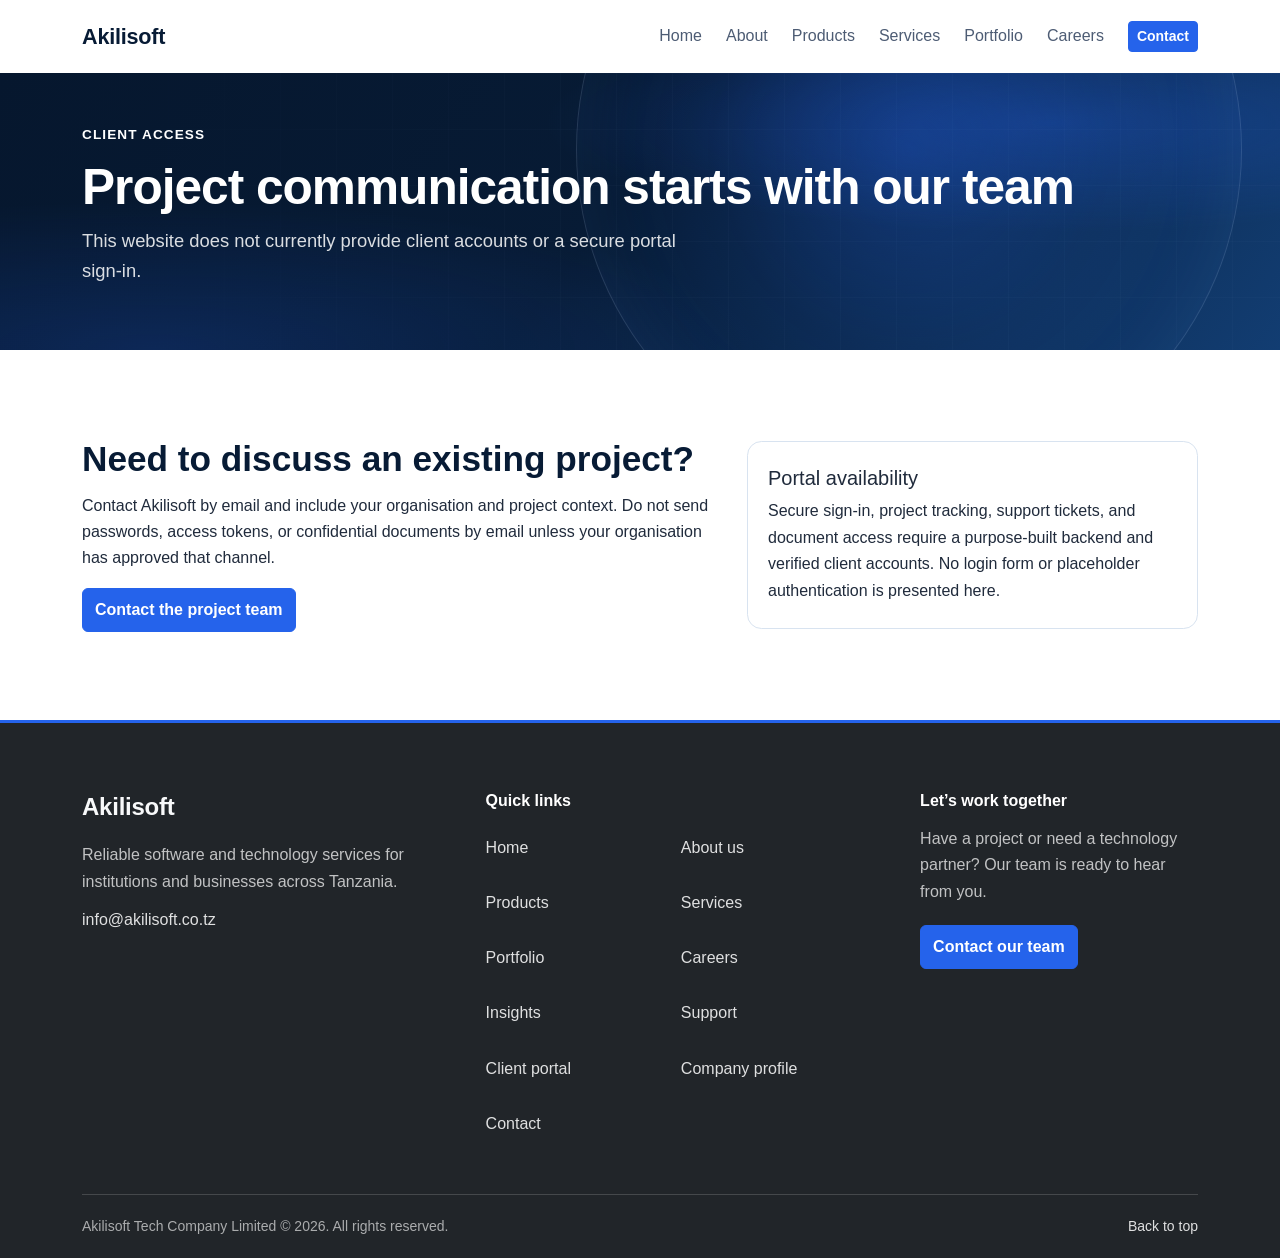
<file: client-portal.html>
<!DOCTYPE html>
<html lang="en-TZ">
<head>
  <meta charset="UTF-8">
  <meta name="viewport" content="width=device-width, initial-scale=1">
  <meta name="theme-color" content="#071B35">
  <title>Client Portal Information — Akilisoft Tech Company Limited</title>
  <meta name="description" content="Contact Akilisoft to discuss client access and project communication. Secure client portal sign-in is not currently available on this website.">
  <link rel="canonical" href="https://projects-opal-seven.vercel.app/client-portal.html">
  <link rel="icon" type="image/svg+xml" href="assets/favicon.svg">
  <link href="vendor/bootstrap/bootstrap.min.css" rel="stylesheet">
  <link rel="stylesheet" href="css/styles.css">
</head>
<body>
<a class="visually-hidden-focusable skip-link" href="#main">Skip to main content</a>
<header class="navbar navbar-expand-lg sticky-top" id="site-header">
  <div class="container">
    <a href="index.html" class="navbar-brand logo d-flex align-items-center gap-2">Akilisoft</a>
    <button class="navbar-toggler" type="button" data-bs-toggle="collapse" data-bs-target="#primaryNav" aria-controls="primaryNav" aria-expanded="false" aria-label="Toggle navigation"><span class="navbar-toggler-icon"></span></button>
    <nav class="collapse navbar-collapse" id="primaryNav" aria-label="Primary">
      <ul class="navbar-nav ms-auto align-items-lg-center gap-lg-2">
        <li class="nav-item"><a class="nav-link" href="index.html">Home</a></li><li class="nav-item"><a class="nav-link" href="about.html">About</a></li>
        <li class="nav-item"><a class="nav-link" href="products.html">Products</a></li><li class="nav-item"><a class="nav-link" href="services.html">Services</a></li>
        <li class="nav-item"><a class="nav-link" href="portfolio.html">Portfolio</a></li><li class="nav-item"><a class="nav-link" href="careers.html">Careers</a></li>
        <li class="nav-item"><a class="btn btn-accent btn-sm ms-lg-2" href="contact.html">Contact</a></li>
      </ul>
    </nav>
  </div>
</header>
<main id="main">
  <section class="hero"><div class="container py-5"><span class="eyebrow eyebrow-on-dark">Client access</span><h1 class="hero-headline">Project communication starts with our team</h1><p class="hero-subheadline">This website does not currently provide client accounts or a secure portal sign-in.</p></div></section>
  <section class="section"><div class="container fade-in-section"><div class="row g-4 align-items-center">
    <div class="col-lg-7"><h2 class="section-title">Need to discuss an existing project?</h2><p>Contact Akilisoft by email and include your organisation and project context. Do not send passwords, access tokens, or confidential documents by email unless your organisation has approved that channel.</p><a class="btn btn-accent" href="mailto:info@akilisoft.co.tz?subject=Client%20project%20enquiry">Contact the project team</a></div>
    <div class="col-lg-5"><div class="pillar"><h2 class="h5">Portal availability</h2><p class="mb-0">Secure sign-in, project tracking, support tickets, and document access require a purpose-built backend and verified client accounts. No login form or placeholder authentication is presented here.</p></div></div>
  </div></div></section>
</main>
<footer class="site-footer bg-dark text-light"><div class="container"><div class="footer-main">
  <div class="footer-brand"><a href="index.html" class="logo text-light">Akilisoft</a><p>Reliable software and technology services for institutions and businesses across Tanzania.</p><a class="footer-email" href="mailto:info@akilisoft.co.tz">info@akilisoft.co.tz</a></div>
  <nav class="footer-quick-links" aria-label="Quick links"><h2 class="footer-heading">Quick links</h2><ul><li><a href="index.html">Home</a></li><li><a href="about.html">About us</a></li><li><a href="products.html">Products</a></li><li><a href="services.html">Services</a></li><li><a href="portfolio.html">Portfolio</a></li><li><a href="careers.html">Careers</a></li><li><a href="insights.html">Insights</a></li><li><a href="support.html">Support</a></li><li><a href="client-portal.html">Client portal</a></li><li><a href="company-profile.html">Company profile</a></li><li><a href="contact.html">Contact</a></li></ul></nav>
  <div class="footer-contact"><h2 class="footer-heading">Let’s work together</h2><p>Have a project or need a technology partner? Our team is ready to hear from you.</p><a class="btn btn-accent" href="contact.html">Contact our team</a></div>
</div><div class="footer-bottom"><p class="mb-0">Akilisoft Tech Company Limited &copy; 2026. All rights reserved.</p><a href="#main">Back to top</a></div></div></footer>
<script src="vendor/bootstrap/bootstrap.bundle.min.js"></script><script src="js/main.js"></script>
</body>
</html>
</file>
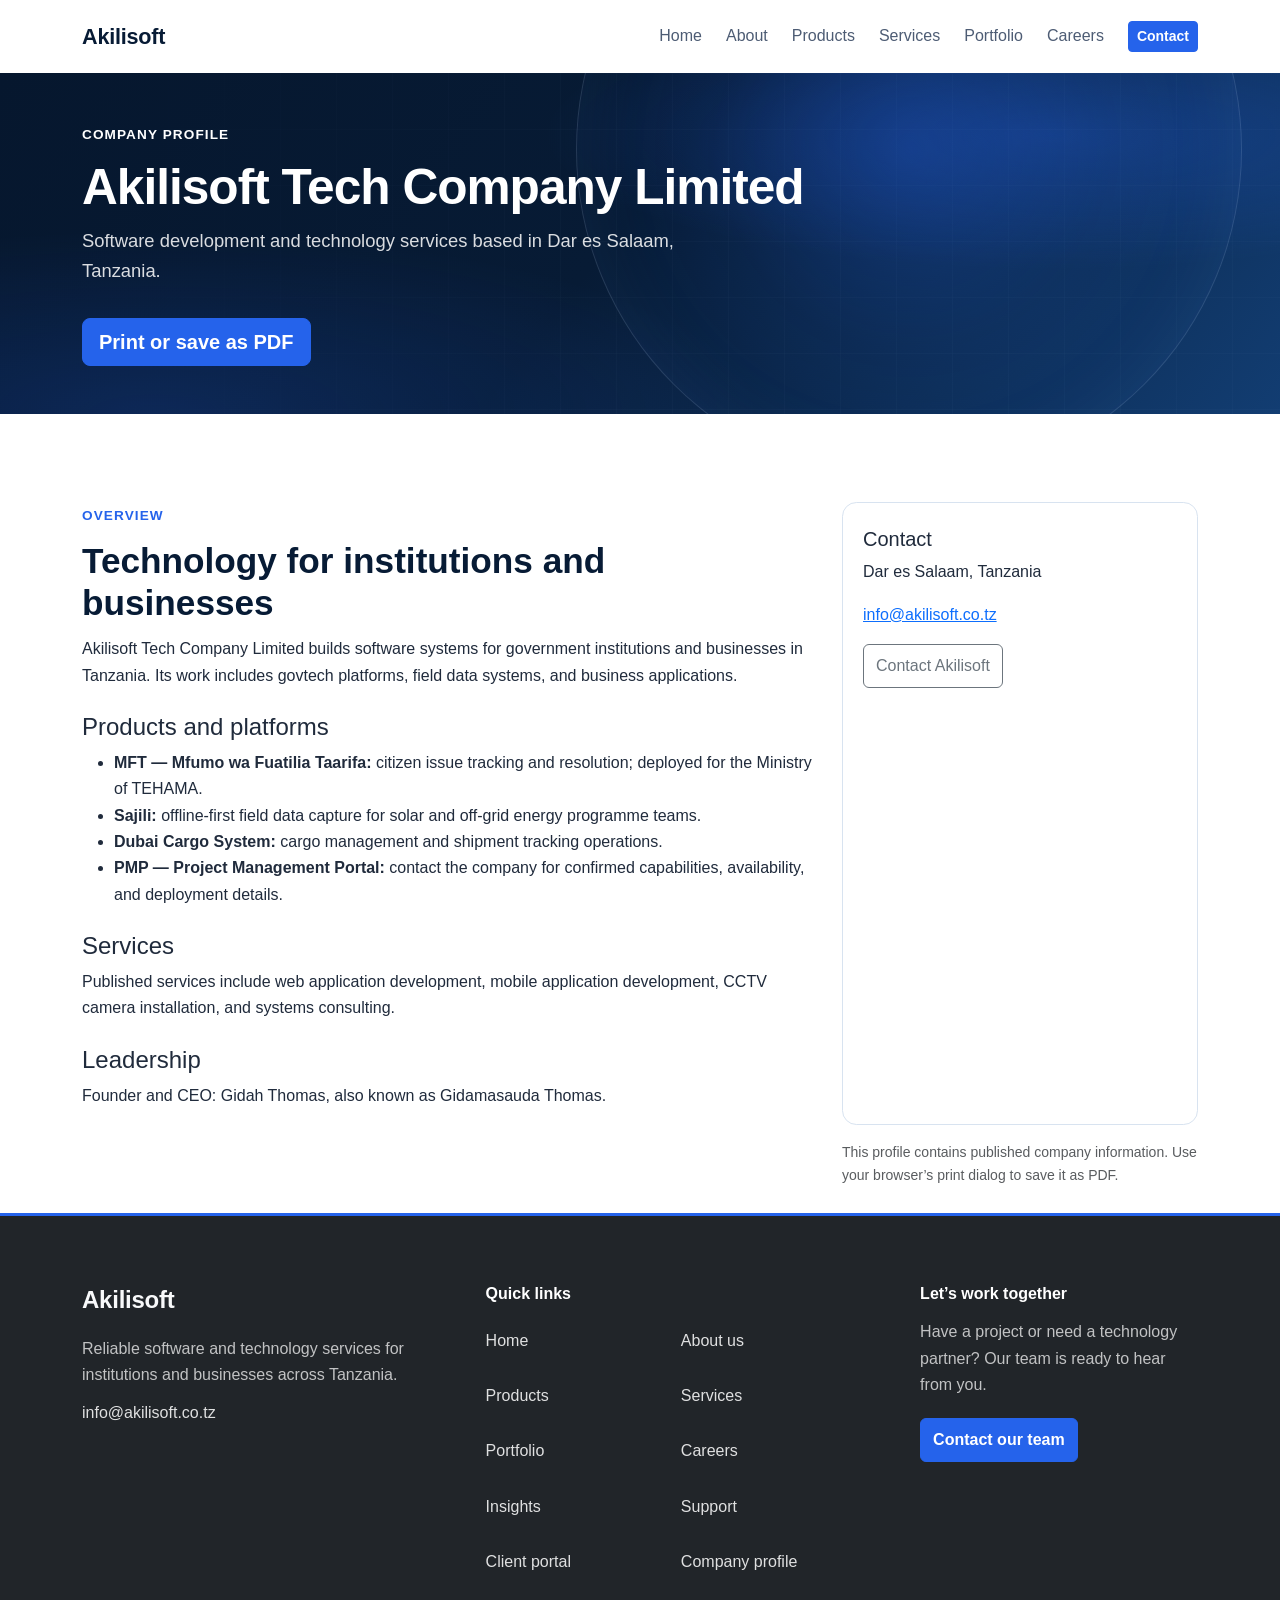
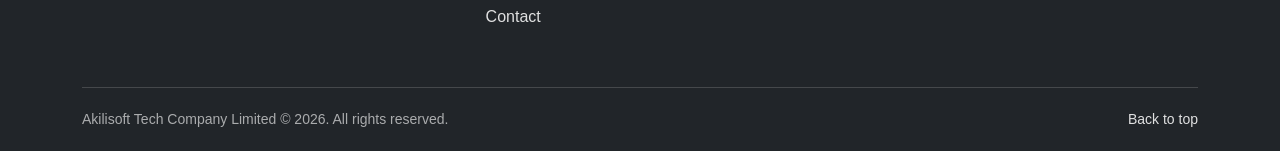
<file: company-profile.html>
<!DOCTYPE html>
<html lang="en-TZ">
<head>
  <meta charset="UTF-8">
  <meta name="viewport" content="width=device-width, initial-scale=1">
  <meta name="theme-color" content="#071B35">
  <title>Company Profile — Akilisoft Tech Company Limited</title>
  <meta name="description" content="Company profile for Akilisoft Tech Company Limited, a software development company based in Dar es Salaam, Tanzania.">
  <link rel="canonical" href="https://projects-opal-seven.vercel.app/company-profile.html">
  <link rel="icon" type="image/svg+xml" href="assets/favicon.svg">
  <link href="vendor/bootstrap/bootstrap.min.css" rel="stylesheet">
  <link rel="stylesheet" href="css/styles.css">
</head>
<body>
<a class="visually-hidden-focusable skip-link" href="#main">Skip to main content</a>
<header class="navbar navbar-expand-lg sticky-top" id="site-header"><div class="container">
  <a href="index.html" class="navbar-brand logo">Akilisoft</a>
  <button class="navbar-toggler" type="button" data-bs-toggle="collapse" data-bs-target="#primaryNav" aria-controls="primaryNav" aria-expanded="false" aria-label="Toggle navigation"><span class="navbar-toggler-icon"></span></button>
  <nav class="collapse navbar-collapse" id="primaryNav" aria-label="Primary"><ul class="navbar-nav ms-auto align-items-lg-center gap-lg-2">
    <li class="nav-item"><a class="nav-link" href="index.html">Home</a></li><li class="nav-item"><a class="nav-link" href="about.html">About</a></li><li class="nav-item"><a class="nav-link" href="products.html">Products</a></li><li class="nav-item"><a class="nav-link" href="services.html">Services</a></li><li class="nav-item"><a class="nav-link" href="portfolio.html">Portfolio</a></li><li class="nav-item"><a class="nav-link" href="careers.html">Careers</a></li><li class="nav-item"><a class="btn btn-accent btn-sm ms-lg-2" href="contact.html">Contact</a></li>
  </ul></nav>
</div></header>
<main id="main">
  <section class="hero"><div class="container py-5"><span class="eyebrow eyebrow-on-dark">Company profile</span><h1 class="hero-headline">Akilisoft Tech Company Limited</h1><p class="hero-subheadline">Software development and technology services based in Dar es Salaam, Tanzania.</p><button class="btn btn-accent btn-lg mt-3" type="button" data-print-profile>Print or save as PDF</button></div></section>
  <section class="section"><div class="container fade-in-section profile-document">
    <div class="profile-print-title"><h2>Akilisoft Tech Company Limited</h2><p>Company profile</p></div>
    <div class="row g-4">
      <div class="col-lg-8">
        <span class="eyebrow">Overview</span><h2 class="section-title">Technology for institutions and businesses</h2>
        <p>Akilisoft Tech Company Limited builds software systems for government institutions and businesses in Tanzania. Its work includes govtech platforms, field data systems, and business applications.</p>
        <h2 class="h4 mt-4">Products and platforms</h2>
        <ul><li><strong>MFT — Mfumo wa Fuatilia Taarifa:</strong> citizen issue tracking and resolution; deployed for the Ministry of TEHAMA.</li><li><strong>Sajili:</strong> offline-first field data capture for solar and off-grid energy programme teams.</li><li><strong>Dubai Cargo System:</strong> cargo management and shipment tracking operations.</li><li><strong>PMP — Project Management Portal:</strong> contact the company for confirmed capabilities, availability, and deployment details.</li></ul>
        <h2 class="h4 mt-4">Services</h2>
        <p>Published services include web application development, mobile application development, CCTV camera installation, and systems consulting.</p>
        <h2 class="h4 mt-4">Leadership</h2><p>Founder and CEO: Gidah Thomas, also known as Gidamasauda Thomas.</p>
      </div>
      <aside class="col-lg-4"><div class="pillar"><h2 class="h5">Contact</h2><p>Dar es Salaam, Tanzania</p><p><a href="mailto:info@akilisoft.co.tz">info@akilisoft.co.tz</a></p><a class="btn btn-outline-secondary" href="contact.html">Contact Akilisoft</a></div><p class="small text-body-secondary mt-3">This profile contains published company information. Use your browser’s print dialog to save it as PDF.</p></aside>
    </div>
  </div></section>
</main>
<footer class="site-footer bg-dark text-light"><div class="container"><div class="footer-main"><div class="footer-brand"><a href="index.html" class="logo text-light">Akilisoft</a><p>Reliable software and technology services for institutions and businesses across Tanzania.</p><a class="footer-email" href="mailto:info@akilisoft.co.tz">info@akilisoft.co.tz</a></div><nav class="footer-quick-links" aria-label="Quick links"><h2 class="footer-heading">Quick links</h2><ul><li><a href="index.html">Home</a></li><li><a href="about.html">About us</a></li><li><a href="products.html">Products</a></li><li><a href="services.html">Services</a></li><li><a href="portfolio.html">Portfolio</a></li><li><a href="careers.html">Careers</a></li><li><a href="insights.html">Insights</a></li><li><a href="support.html">Support</a></li><li><a href="client-portal.html">Client portal</a></li><li><a href="company-profile.html">Company profile</a></li><li><a href="contact.html">Contact</a></li></ul></nav><div class="footer-contact"><h2 class="footer-heading">Let’s work together</h2><p>Have a project or need a technology partner? Our team is ready to hear from you.</p><a class="btn btn-accent" href="contact.html">Contact our team</a></div></div><div class="footer-bottom"><p class="mb-0">Akilisoft Tech Company Limited &copy; 2026. All rights reserved.</p><a href="#main">Back to top</a></div></div></footer>
<script src="vendor/bootstrap/bootstrap.bundle.min.js"></script><script src="js/main.js"></script>
</body>
</html>
</file>
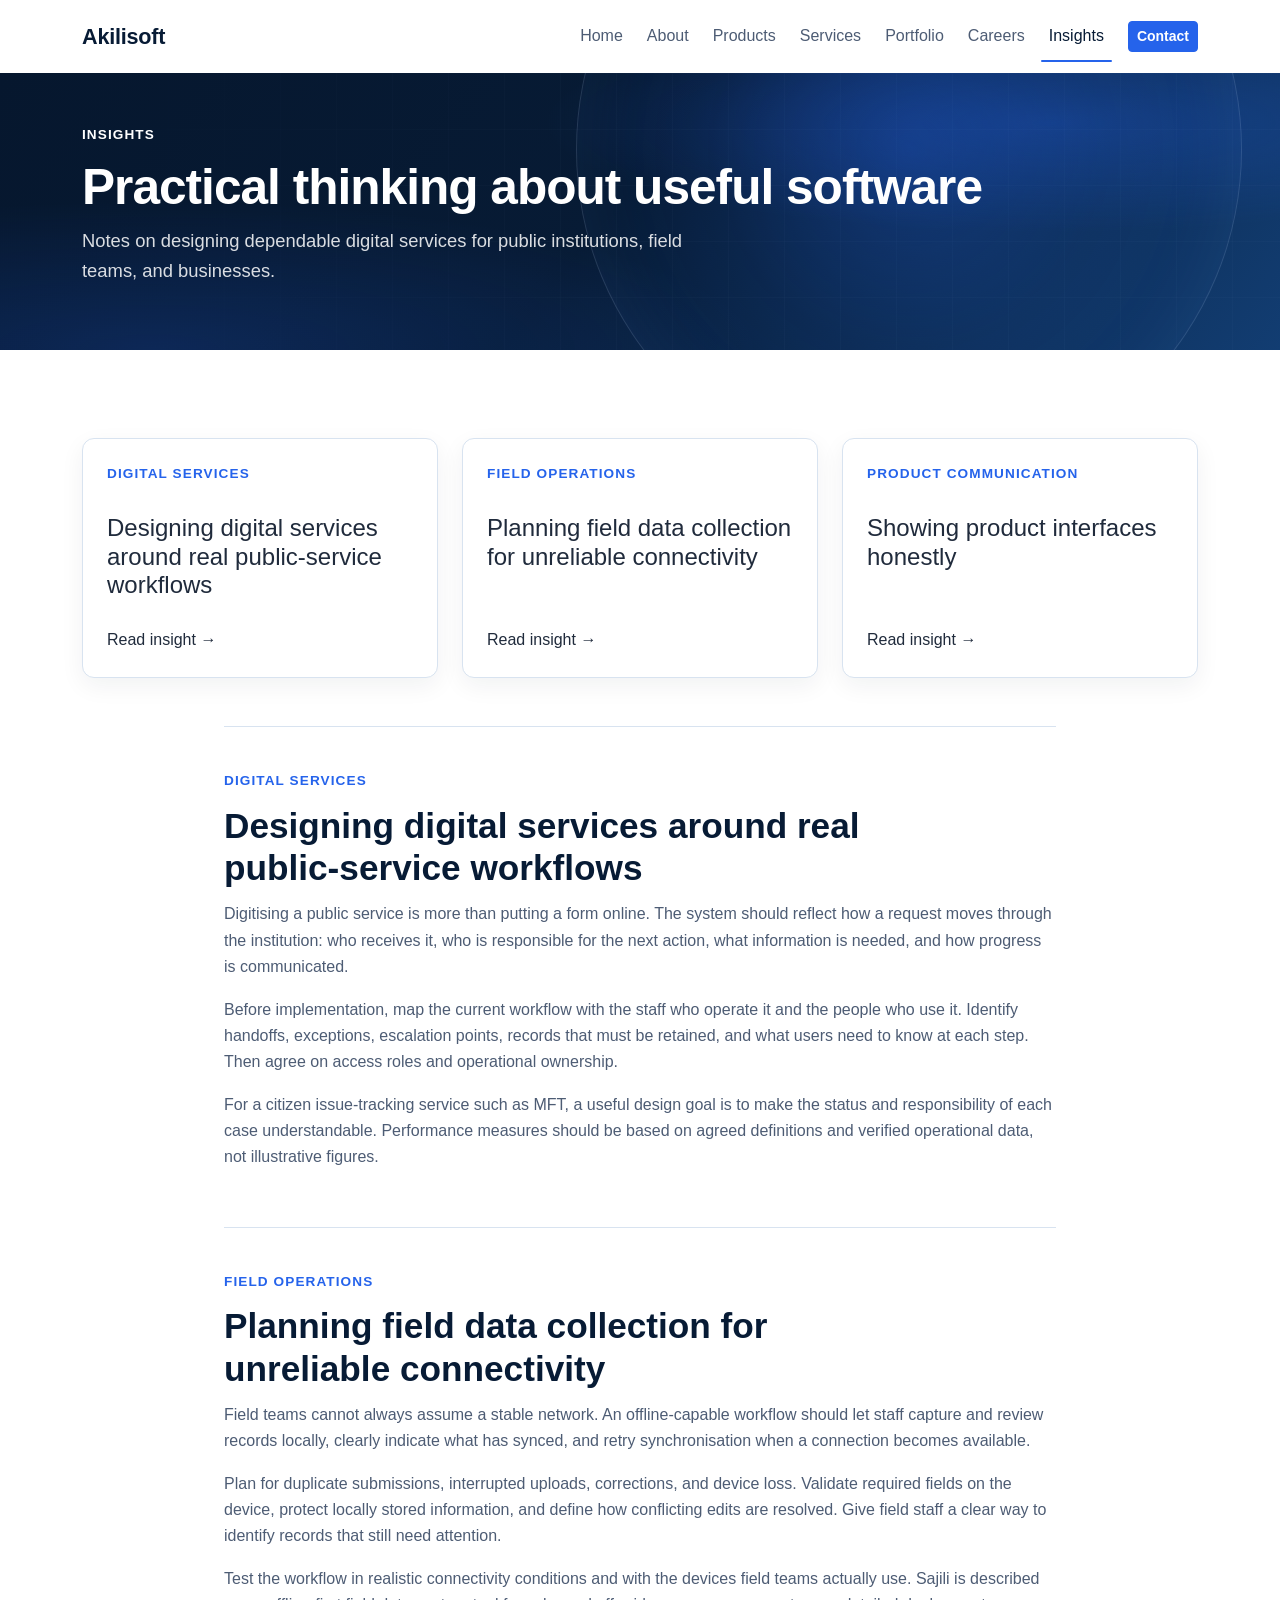
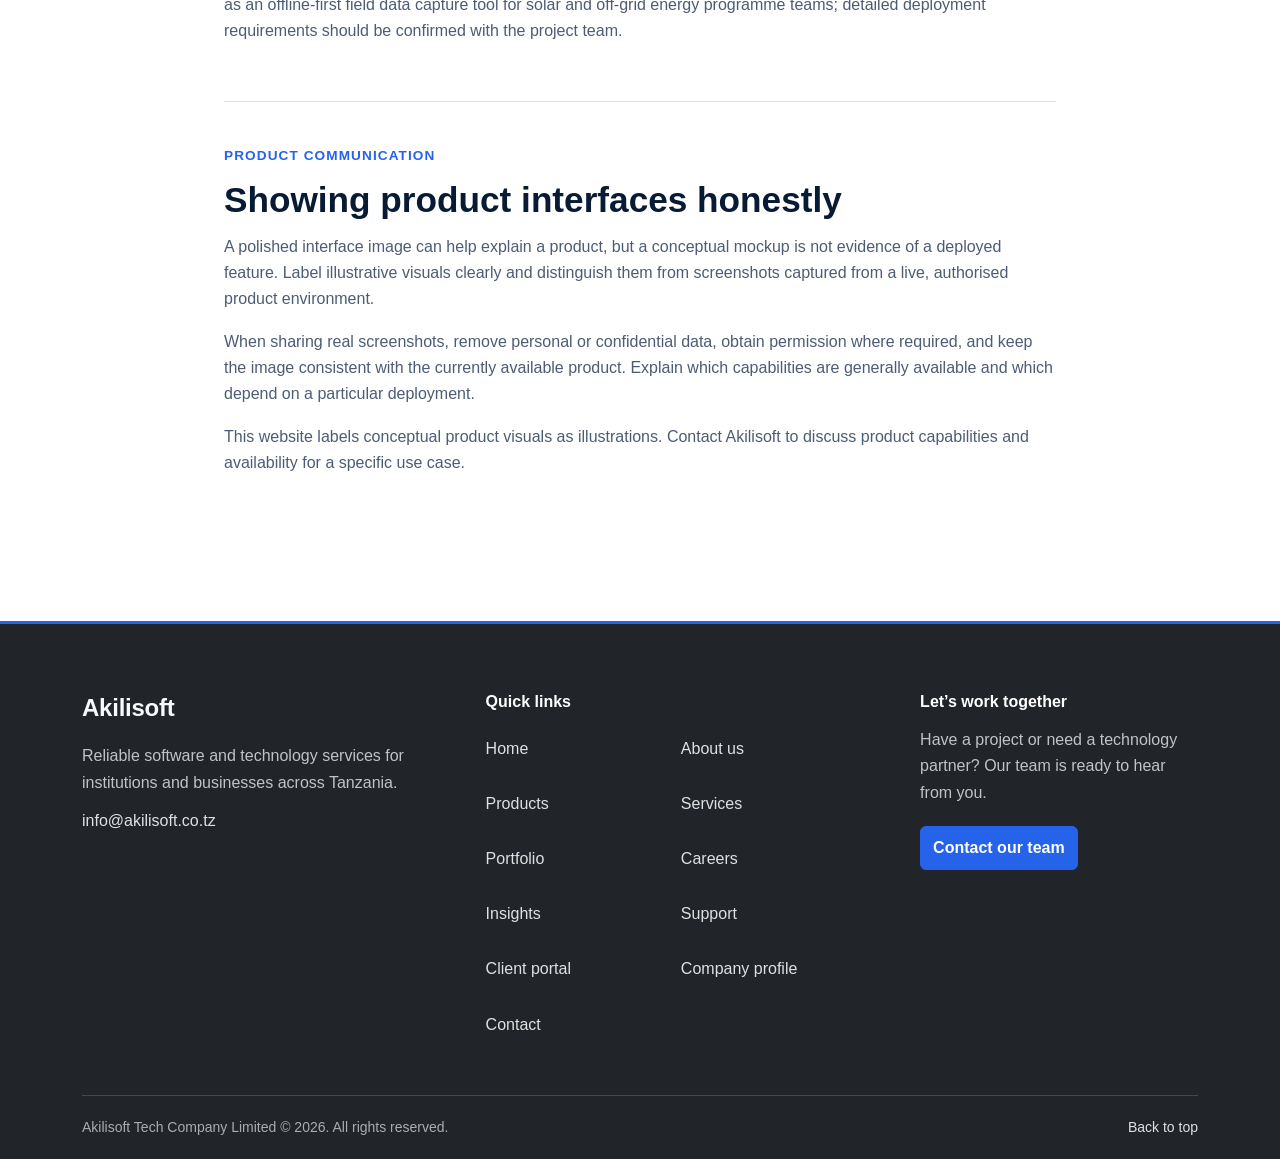
<file: insights.html>
<!DOCTYPE html>
<html lang="en-TZ">
<head>
  <meta charset="UTF-8">
  <meta name="viewport" content="width=device-width, initial-scale=1">
  <meta name="theme-color" content="#071B35">
  <title>Insights — Akilisoft Tech Company Limited</title>
  <meta name="description" content="Practical notes on building software for government services, field operations, and businesses in Tanzania.">
  <link rel="canonical" href="https://projects-opal-seven.vercel.app/insights.html">
  <link rel="icon" type="image/svg+xml" href="assets/favicon.svg">
  <link href="vendor/bootstrap/bootstrap.min.css" rel="stylesheet">
  <link rel="stylesheet" href="css/styles.css">
</head>
<body>
<a class="visually-hidden-focusable skip-link" href="#main">Skip to main content</a>
<header class="navbar navbar-expand-lg sticky-top" id="site-header"><div class="container">
  <a href="index.html" class="navbar-brand logo">Akilisoft</a>
  <button class="navbar-toggler" type="button" data-bs-toggle="collapse" data-bs-target="#primaryNav" aria-controls="primaryNav" aria-expanded="false" aria-label="Toggle navigation"><span class="navbar-toggler-icon"></span></button>
  <nav class="collapse navbar-collapse" id="primaryNav" aria-label="Primary"><ul class="navbar-nav ms-auto align-items-lg-center gap-lg-2">
    <li class="nav-item"><a class="nav-link" href="index.html">Home</a></li><li class="nav-item"><a class="nav-link" href="about.html">About</a></li><li class="nav-item"><a class="nav-link" href="products.html">Products</a></li><li class="nav-item"><a class="nav-link" href="services.html">Services</a></li><li class="nav-item"><a class="nav-link" href="portfolio.html">Portfolio</a></li><li class="nav-item"><a class="nav-link" href="careers.html">Careers</a></li><li class="nav-item"><a class="nav-link is-active" href="insights.html" aria-current="page">Insights</a></li><li class="nav-item"><a class="btn btn-accent btn-sm ms-lg-2" href="contact.html">Contact</a></li>
  </ul></nav>
</div></header>
<main id="main">
  <section class="hero"><div class="container py-5"><span class="eyebrow eyebrow-on-dark">Insights</span><h1 class="hero-headline">Practical thinking about useful software</h1><p class="hero-subheadline">Notes on designing dependable digital services for public institutions, field teams, and businesses.</p></div></section>
  <section class="section"><div class="container fade-in-section">
    <div class="row g-4 mb-5">
      <div class="col-md-4"><a class="insight-card" href="#government-services"><span class="eyebrow">Digital services</span><h2 class="h4">Designing digital services around real public-service workflows</h2><span class="text-link">Read insight <span aria-hidden="true">→</span></span></a></div>
      <div class="col-md-4"><a class="insight-card" href="#field-data"><span class="eyebrow">Field operations</span><h2 class="h4">Planning field data collection for unreliable connectivity</h2><span class="text-link">Read insight <span aria-hidden="true">→</span></span></a></div>
      <div class="col-md-4"><a class="insight-card" href="#product-evidence"><span class="eyebrow">Product communication</span><h2 class="h4">Showing product interfaces honestly</h2><span class="text-link">Read insight <span aria-hidden="true">→</span></span></a></div>
    </div>
    <article class="insight-article" id="government-services">
      <span class="eyebrow">Digital services</span><h2 class="section-title">Designing digital services around real public-service workflows</h2>
      <p>Digitising a public service is more than putting a form online. The system should reflect how a request moves through the institution: who receives it, who is responsible for the next action, what information is needed, and how progress is communicated.</p>
      <p>Before implementation, map the current workflow with the staff who operate it and the people who use it. Identify handoffs, exceptions, escalation points, records that must be retained, and what users need to know at each step. Then agree on access roles and operational ownership.</p>
      <p>For a citizen issue-tracking service such as MFT, a useful design goal is to make the status and responsibility of each case understandable. Performance measures should be based on agreed definitions and verified operational data, not illustrative figures.</p>
    </article>
    <article class="insight-article" id="field-data">
      <span class="eyebrow">Field operations</span><h2 class="section-title">Planning field data collection for unreliable connectivity</h2>
      <p>Field teams cannot always assume a stable network. An offline-capable workflow should let staff capture and review records locally, clearly indicate what has synced, and retry synchronisation when a connection becomes available.</p>
      <p>Plan for duplicate submissions, interrupted uploads, corrections, and device loss. Validate required fields on the device, protect locally stored information, and define how conflicting edits are resolved. Give field staff a clear way to identify records that still need attention.</p>
      <p>Test the workflow in realistic connectivity conditions and with the devices field teams actually use. Sajili is described as an offline-first field data capture tool for solar and off-grid energy programme teams; detailed deployment requirements should be confirmed with the project team.</p>
    </article>
    <article class="insight-article" id="product-evidence">
      <span class="eyebrow">Product communication</span><h2 class="section-title">Showing product interfaces honestly</h2>
      <p>A polished interface image can help explain a product, but a conceptual mockup is not evidence of a deployed feature. Label illustrative visuals clearly and distinguish them from screenshots captured from a live, authorised product environment.</p>
      <p>When sharing real screenshots, remove personal or confidential data, obtain permission where required, and keep the image consistent with the currently available product. Explain which capabilities are generally available and which depend on a particular deployment.</p>
      <p>This website labels conceptual product visuals as illustrations. Contact Akilisoft to discuss product capabilities and availability for a specific use case.</p>
    </article>
  </div></section>
</main>
<footer class="site-footer bg-dark text-light"><div class="container"><div class="footer-main">
  <div class="footer-brand"><a href="index.html" class="logo text-light">Akilisoft</a><p>Reliable software and technology services for institutions and businesses across Tanzania.</p><a class="footer-email" href="mailto:info@akilisoft.co.tz">info@akilisoft.co.tz</a></div>
  <nav class="footer-quick-links" aria-label="Quick links"><h2 class="footer-heading">Quick links</h2><ul><li><a href="index.html">Home</a></li><li><a href="about.html">About us</a></li><li><a href="products.html">Products</a></li><li><a href="services.html">Services</a></li><li><a href="portfolio.html">Portfolio</a></li><li><a href="careers.html">Careers</a></li><li><a href="insights.html">Insights</a></li><li><a href="support.html">Support</a></li><li><a href="client-portal.html">Client portal</a></li><li><a href="company-profile.html">Company profile</a></li><li><a href="contact.html">Contact</a></li></ul></nav>
  <div class="footer-contact"><h2 class="footer-heading">Let’s work together</h2><p>Have a project or need a technology partner? Our team is ready to hear from you.</p><a class="btn btn-accent" href="contact.html">Contact our team</a></div>
</div><div class="footer-bottom"><p class="mb-0">Akilisoft Tech Company Limited &copy; 2026. All rights reserved.</p><a href="#main">Back to top</a></div></div></footer>
<script src="vendor/bootstrap/bootstrap.bundle.min.js"></script><script src="js/main.js"></script>
</body>
</html>
</file>
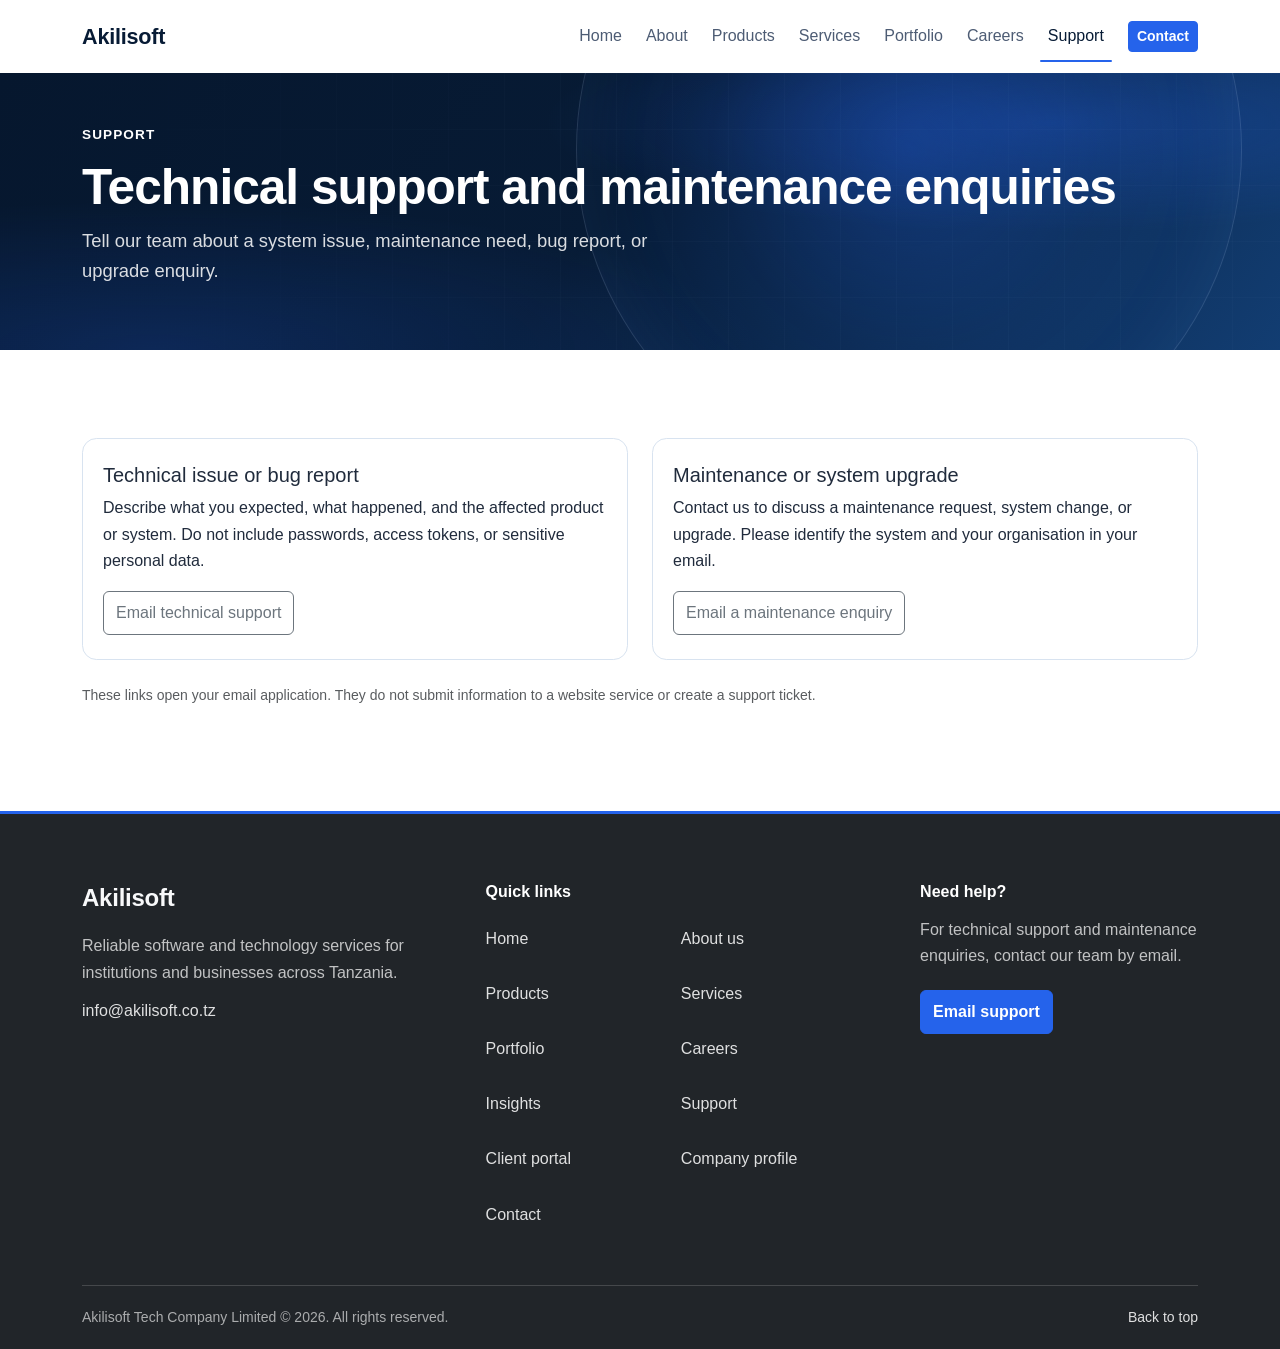
<file: support.html>
<!DOCTYPE html>
<html lang="en-TZ">
<head>
  <meta charset="UTF-8">
  <meta name="viewport" content="width=device-width, initial-scale=1">
  <meta name="theme-color" content="#071B35">
  <title>Technical Support — Akilisoft Tech Company Limited</title>
  <meta name="description" content="Contact Akilisoft about technical support, maintenance, bug reports, and system upgrades.">
  <link rel="canonical" href="https://projects-opal-seven.vercel.app/support.html">
  <link rel="icon" type="image/svg+xml" href="assets/favicon.svg">
  <link href="vendor/bootstrap/bootstrap.min.css" rel="stylesheet">
  <link rel="stylesheet" href="css/styles.css">
</head>
<body>
<a class="visually-hidden-focusable skip-link" href="#main">Skip to main content</a>
<header class="navbar navbar-expand-lg sticky-top" id="site-header">
  <div class="container">
    <a href="index.html" class="navbar-brand logo d-flex align-items-center gap-2">Akilisoft</a>
    <button class="navbar-toggler" type="button" data-bs-toggle="collapse" data-bs-target="#primaryNav" aria-controls="primaryNav" aria-expanded="false" aria-label="Toggle navigation"><span class="navbar-toggler-icon"></span></button>
    <nav class="collapse navbar-collapse" id="primaryNav" aria-label="Primary">
      <ul class="navbar-nav ms-auto align-items-lg-center gap-lg-2">
        <li class="nav-item"><a class="nav-link" href="index.html">Home</a></li>
        <li class="nav-item"><a class="nav-link" href="about.html">About</a></li>
        <li class="nav-item"><a class="nav-link" href="products.html">Products</a></li>
        <li class="nav-item"><a class="nav-link" href="services.html">Services</a></li>
        <li class="nav-item"><a class="nav-link" href="portfolio.html">Portfolio</a></li>
        <li class="nav-item"><a class="nav-link" href="careers.html">Careers</a></li>
        <li class="nav-item"><a class="nav-link is-active" href="support.html" aria-current="page">Support</a></li>
        <li class="nav-item"><a class="btn btn-accent btn-sm ms-lg-2" href="contact.html">Contact</a></li>
      </ul>
    </nav>
  </div>
</header>
<main id="main">
  <section class="hero">
    <div class="container py-5">
      <span class="eyebrow eyebrow-on-dark">Support</span>
      <h1 class="hero-headline">Technical support and maintenance enquiries</h1>
      <p class="hero-subheadline">Tell our team about a system issue, maintenance need, bug report, or upgrade enquiry.</p>
    </div>
  </section>
  <section class="section">
    <div class="container fade-in-section">
      <div class="row g-4">
        <div class="col-md-6"><article class="pillar"><h2 class="h5">Technical issue or bug report</h2><p>Describe what you expected, what happened, and the affected product or system. Do not include passwords, access tokens, or sensitive personal data.</p><a class="btn btn-outline-secondary" href="mailto:info@akilisoft.co.tz?subject=Technical%20support%20enquiry">Email technical support</a></article></div>
        <div class="col-md-6"><article class="pillar"><h2 class="h5">Maintenance or system upgrade</h2><p>Contact us to discuss a maintenance request, system change, or upgrade. Please identify the system and your organisation in your email.</p><a class="btn btn-outline-secondary" href="mailto:info@akilisoft.co.tz?subject=Maintenance%20or%20upgrade%20enquiry">Email a maintenance enquiry</a></article></div>
      </div>
      <p class="small text-body-secondary mt-4">These links open your email application. They do not submit information to a website service or create a support ticket.</p>
    </div>
  </section>
</main>
<footer class="site-footer bg-dark text-light"><div class="container"><div class="footer-main">
  <div class="footer-brand"><a href="index.html" class="logo text-light">Akilisoft</a><p>Reliable software and technology services for institutions and businesses across Tanzania.</p><a class="footer-email" href="mailto:info@akilisoft.co.tz">info@akilisoft.co.tz</a></div>
  <nav class="footer-quick-links" aria-label="Quick links"><h2 class="footer-heading">Quick links</h2><ul><li><a href="index.html">Home</a></li><li><a href="about.html">About us</a></li><li><a href="products.html">Products</a></li><li><a href="services.html">Services</a></li><li><a href="portfolio.html">Portfolio</a></li><li><a href="careers.html">Careers</a></li><li><a href="insights.html">Insights</a></li><li><a href="support.html">Support</a></li><li><a href="client-portal.html">Client portal</a></li><li><a href="company-profile.html">Company profile</a></li><li><a href="contact.html">Contact</a></li></ul></nav>
  <div class="footer-contact"><h2 class="footer-heading">Need help?</h2><p>For technical support and maintenance enquiries, contact our team by email.</p><a class="btn btn-accent" href="mailto:info@akilisoft.co.tz?subject=Technical%20support%20enquiry">Email support</a></div>
</div><div class="footer-bottom"><p class="mb-0">Akilisoft Tech Company Limited &copy; 2026. All rights reserved.</p><a href="#main">Back to top</a></div></div></footer>
<script src="vendor/bootstrap/bootstrap.bundle.min.js"></script>
<script src="js/main.js"></script>
</body>
</html>
</file>
<file: css/styles.css>
/* ==========================================================================
   Akilisoft Tech Company Limited — Custom overrides on top of Bootstrap 5
   Loaded AFTER bootstrap.min.css — extends the grid/components, doesn't fight them.
   ========================================================================== */

:root {
  --bs-primary: #071B35;
  --bs-primary-rgb: 7, 27, 53;
  --bs-body-bg: #FFFFFF;
  --bs-body-color: #202b3c;
  --bs-body-font-family: Inter, -apple-system, BlinkMacSystemFont, 'Segoe UI', Roboto, sans-serif;
  --bs-link-color: #071B35;
  --bs-link-hover-color: #2563EB;

  --akilisoft-primary: #071B35;
  --akilisoft-primary-light: #12345C;
  --akilisoft-accent: #2563EB;
  --akilisoft-accent-dark: #1D4ED8;
  --akilisoft-bg-alt: #EAF2FF;
  --akilisoft-text-muted: #4d5c74;
  --akilisoft-border: #D8E3F0;
}

body {
  min-width: 320px;
  line-height: 1.65;
  -webkit-font-smoothing: antialiased;
  text-rendering: optimizeLegibility;
}

h1,
h2,
h3,
h4,
.navbar-brand {
  font-weight: 600;
  color: var(--akilisoft-primary);
}

.skip-link {
  z-index: 1050;
}

/* Consistent focus ring for keyboard users */
a:focus-visible,
button:focus-visible,
.btn:focus-visible {
  outline: 2px solid var(--akilisoft-accent);
  outline-offset: 2px;
}

/* ---------- Buttons ---------- */
.btn-accent {
  background-color: var(--akilisoft-accent);
  border-color: var(--akilisoft-accent);
  color: #fff;
  font-weight: 600;
  transition: background-color 0.2s ease, border-color 0.2s ease, box-shadow 0.2s ease, transform 0.2s ease;
}

.btn-accent:hover,
.btn-accent:focus {
  transform: translateY(-2px);
  background-color: var(--akilisoft-accent-dark);
  border-color: var(--akilisoft-accent-dark);
  color: #fff;
  box-shadow: 0 0.5rem 1rem rgba(11, 37, 69, 0.16);
}

.btn-accent:active {
  transform: translateY(0);
}

.btn:not(.btn-sm) {
  display: inline-flex;
  min-height: 44px;
  align-items: center;
  justify-content: center;
}

.btn-outline-light:hover {
  color: var(--akilisoft-primary);
}

/* Active state for nav buttons (e.g. Contact) — .is-active normally
   targets .nav-link, so we make it work on a .btn too. */
.btn.is-active {
  outline: 2px solid var(--akilisoft-primary);
  outline-offset: 2px;
}

/* ---------- Header / Nav ---------- */
#site-header {
  z-index: 1030;
  background-color: rgba(255, 255, 255, 0.94);
  backdrop-filter: blur(6px);
  transition: box-shadow 0.25s ease, background-color 0.25s ease;
  padding-top: 0.85rem;
  padding-bottom: 0.85rem;
}

#site-header.is-scrolled {
  box-shadow: 0 1px 3px rgba(11, 37, 69, 0.08);
  background-color: rgba(255, 255, 255, 0.98);
}

.logo {
  font-size: 1.35rem;
  font-weight: 700;
  color: var(--akilisoft-primary);
  letter-spacing: -0.01em;
}

.logo svg rect {
  fill: var(--akilisoft-primary);
}

.logo svg path {
  stroke: var(--akilisoft-accent);
}

.logo svg circle {
  fill: var(--akilisoft-accent);
}

.navbar-nav .nav-link {
  font-weight: 500;
  color: var(--akilisoft-text-muted);
  position: relative;
  transition: color 0.2s ease;
}

.navbar-nav .nav-link:hover,
.navbar-nav .nav-link:focus {
  color: var(--akilisoft-primary);
}

.navbar-nav .nav-link.is-active {
  color: var(--akilisoft-primary);
}

.navbar-nav .nav-link.is-active::after {
  content: "";
  position: absolute;
  left: 0;
  right: 0;
  bottom: -4px;
  height: 2px;
  background: var(--akilisoft-accent);
  border-radius: 1px;
}

@media (max-width: 991.98px) {
  .navbar-nav .nav-link.is-active::after {
    display: none;
  }

  .navbar-nav .nav-link.is-active {
    color: var(--akilisoft-accent-dark);
  }
}

/* ---------- Hero ---------- */
.hero {
  position: relative;
  isolation: isolate;
  overflow: hidden;
  background:
    radial-gradient(ellipse at 82% 18%, rgba(37, 99, 235, 0.3), transparent 34%),
    radial-gradient(ellipse at 12% 100%, rgba(37, 99, 235, 0.2), transparent 38%),
    linear-gradient(128deg, #06172e 0%, var(--akilisoft-primary) 48%, #123d72 100%);
  color: #fff;
}

.hero::before {
  position: absolute;
  z-index: -1;
  inset: 0;
  background-image:
    linear-gradient(rgba(191, 219, 254, 0.055) 1px, transparent 1px),
    linear-gradient(90deg, rgba(191, 219, 254, 0.055) 1px, transparent 1px);
  background-size: 56px 56px;
  content: "";
  opacity: 0.42;
  mask-image: linear-gradient(90deg, transparent 4%, #000 48%, #000 100%);
  pointer-events: none;
}

.hero-home {
  background-color: var(--akilisoft-primary);
}

.hero-home > .container {
  padding-block: clamp(4rem, 9vw, 7rem) !important;
}

.hero-home .hero-headline {
  max-width: 860px;
  font-size: clamp(2.5rem, 6vw, 4.5rem);
  line-height: 1.06;
  letter-spacing: -0.035em;
}

.hero-home .hero-subheadline {
  max-width: 680px;
  font-size: clamp(1.05rem, 1.6vw, 1.22rem);
}

.home-hero-focus {
  display: flex;
  flex-wrap: wrap;
  gap: 0.65rem 1.75rem;
  margin: 2rem 0 0;
  padding: 1.25rem 0 0;
  border-top: 1px solid rgba(255, 255, 255, 0.2);
  list-style: none;
}

.home-hero-focus li {
  display: inline-flex;
  align-items: center;
  gap: 0.55rem;
  color: rgba(255, 255, 255, 0.88);
  font-size: 0.9rem;
  font-weight: 500;
}

.home-hero-focus li::before {
  width: 0.45rem;
  height: 0.45rem;
  border-radius: 50%;
  background: #60A5FA;
  content: "";
}

.hero::after {
  position: absolute;
  z-index: -1;
  top: -16rem;
  right: 3%;
  width: min(52vw, 42rem);
  aspect-ratio: 1;
  border: 1px solid rgba(191, 219, 254, 0.16);
  border-radius: 50%;
  background:
    radial-gradient(circle, rgba(37, 99, 235, 0.27), rgba(37, 99, 235, 0.06) 42%, transparent 70%);
  box-shadow: inset 0 0 5rem rgba(96, 165, 250, 0.08);
  content: "";
  animation: hero-glow 18s ease-in-out infinite alternate;
}

.hero > .container {
  position: relative;
  z-index: 1;
}

.hero .eyebrow {
  color: #fff;
}

.hero-headline {
  color: #fff;
  font-size: clamp(2rem, 4.5vw, 3.1rem);
  font-weight: 700;
  letter-spacing: -0.02em;
  animation: hero-enter 0.7s both;
}

.hero-subheadline {
  font-size: 1.15rem;
  color: rgba(255, 255, 255, 0.85);
  max-width: 620px;
  animation: hero-enter 0.7s 0.12s both;
}

.hero-graphic {
  width: 100%;
  height: auto;
  animation: graphic-float 6s ease-in-out infinite;
  filter: drop-shadow(0 1.5rem 2rem rgba(2, 12, 27, 0.22));
}

.visual-image {
  display: block;
  width: 100%;
  height: auto;
}

.hero-visual {
  max-width: 760px;
  margin-inline: auto;
}

.hero-artwork {
  position: relative;
  max-width: 34rem;
  margin: 0 auto;
  padding: 0.55rem;
  border: 1px solid rgba(219, 234, 254, 0.48);
  border-radius: 1.35rem;
  background: rgba(255, 255, 255, 0.12);
  box-shadow: 0 1.75rem 4rem rgba(2, 12, 27, 0.32);
  backdrop-filter: blur(12px);
  animation: graphic-float 7s ease-in-out infinite;
}

.hero-artwork img {
  display: block;
  width: 100%;
  height: auto;
  border-radius: 1rem;
}

.hero-artwork figcaption {
  position: absolute;
  right: 1rem;
  bottom: -0.75rem;
  padding: 0.35rem 0.7rem;
  border: 1px solid rgba(255, 255, 255, 0.75);
  border-radius: 999px;
  background: rgba(255, 255, 255, 0.94);
  color: var(--akilisoft-primary);
  font-size: 0.72rem;
  font-weight: 600;
  box-shadow: 0 0.35rem 1rem rgba(2, 12, 27, 0.16);
}

.capability-card {
  height: 100%;
  padding: 1.5rem;
  background: #fff;
  border: 1px solid var(--akilisoft-border);
  border-radius: 1rem;
  transition: transform 0.2s ease, box-shadow 0.2s ease;
}

.capability-card:hover {
  transform: translateY(-4px);
  box-shadow: 0 1rem 2rem rgba(7, 27, 53, 0.08);
}

.capability-icon {
  width: 64px;
  height: 64px;
  margin-bottom: 1rem;
  transition: transform 0.25s ease;
}

.capability-card:hover .capability-icon {
  transform: translateY(-3px) scale(1.05);
}

.product-visual {
  display: block;
  width: 100%;
  height: auto;
  aspect-ratio: 720 / 430;
  object-fit: cover;
  background: var(--akilisoft-bg-alt);
  border-radius: 0.9rem 0.9rem 0 0;
}

.service-visual {
  display: block;
  width: 100%;
  height: auto;
  border-radius: 0.8rem;
  background: var(--akilisoft-bg-alt);
}

.service-visual--teaser {
  margin-bottom: 1rem;
  border-radius: 0.65rem;
  transition: transform 0.3s ease, filter 0.3s ease;
}

.pillar:hover .service-visual--teaser {
  transform: scale(1.025);
  filter: saturate(1.08);
}

.illustration-panel {
  overflow: hidden;
  border: 1px solid var(--akilisoft-border);
  border-radius: 1rem;
  background: var(--akilisoft-bg-alt);
  box-shadow: 0 1rem 2.5rem rgba(7, 27, 53, 0.08);
}

.illustration-caption {
  margin: 0;
  padding: 0.65rem 1rem;
  color: var(--akilisoft-text-muted);
  background: #fff;
  font-size: 0.78rem;
}

.career-team-visual {
  max-width: 860px;
}

.case-study-visual {
  width: 100%;
  height: auto;
  margin-top: 1.5rem;
  border: 1px solid var(--akilisoft-border);
  border-radius: 0.8rem;
  background: var(--akilisoft-bg-alt);
}

.home-founder-photo {
  display: block;
  width: 100%;
  max-height: 390px;
  aspect-ratio: 4 / 5;
  object-fit: cover;
  object-position: center 35%;
  border-radius: 1.15rem;
  box-shadow: 0 1.25rem 2.5rem rgba(7, 27, 53, 0.14);
}

.home-founder-credit {
  margin: 0 0 1.25rem;
  color: var(--akilisoft-primary);
  font-weight: 700;
}

.home-founder-credit span {
  display: block;
  color: var(--akilisoft-text-muted);
  font-size: 0.88rem;
  font-weight: 500;
}

.home-product-card {
  position: relative;
  display: flex;
  flex-direction: column;
  padding: clamp(1.25rem, 2vw, 1.75rem);
  overflow: hidden;
  border: 1px solid var(--akilisoft-border);
  border-radius: 1rem;
  background:
    radial-gradient(ellipse at 100% 0, rgba(37, 99, 235, 0.08), transparent 58%),
    #fff;
  box-shadow: 0 0.5rem 1.5rem rgba(7, 27, 53, 0.045);
  transition: transform 0.22s ease, box-shadow 0.22s ease, border-color 0.22s ease;
}

.home-product-card:hover,
.home-product-card:focus-within {
  transform: translateY(-4px);
  border-color: rgba(37, 99, 235, 0.38);
  box-shadow: 0 1rem 2rem rgba(7, 27, 53, 0.1);
}

.home-product-icon {
  display: grid;
  width: 3.25rem;
  height: 3.25rem;
  margin-bottom: 1.5rem;
  place-items: center;
  border: 1px solid #DCE9FB;
  border-radius: 0.9rem;
  background: #EAF2FF;
  color: var(--akilisoft-accent);
}

.home-product-index {
  margin-bottom: 0.45rem;
  color: var(--akilisoft-accent-dark);
  font-size: 0.64rem;
  font-weight: 700;
  letter-spacing: 0.07em;
  line-height: 1.5;
}

.home-product-card h3 {
  margin-bottom: 0.65rem;
  font-size: 1.16rem;
  letter-spacing: -0.02em;
}

.home-product-card p {
  margin-bottom: 1.25rem;
  color: var(--akilisoft-text-muted);
  font-size: 0.9rem;
  line-height: 1.65;
}

.home-product-link {
  display: inline-flex;
  width: fit-content;
  align-items: center;
  gap: 0.55rem;
  margin-top: auto;
  color: var(--akilisoft-accent-dark);
  font-size: 0.88rem;
  font-weight: 700;
  text-decoration: none;
}

.home-product-link span {
  transition: transform 0.2s ease;
}

.home-product-link:hover span {
  transform: translateX(4px);
}

@media (max-width: 991.98px) {
  .home-founder-photo {
    max-width: 340px;
    max-height: 360px;
  }
}

@media (prefers-reduced-motion: reduce) {
  .home-product-card,
  .home-product-link span {
    transition: none;
  }

  .home-product-card:hover,
  .home-product-card:focus-within {
    transform: none;
  }
}

/* ---------- Sections ---------- */
.section {
  padding: 5.5rem 0;
}

.section-alt {
  background:
    radial-gradient(ellipse at 100% 0%, rgba(191, 219, 254, 0.3), transparent 38%),
    linear-gradient(135deg, #F7FAFF 0%, var(--akilisoft-bg-alt) 55%, #F4F8FF 100%);
}

.eyebrow {
  display: inline-block;
  color: var(--akilisoft-accent);
  font-weight: 700;
  font-size: 0.85rem;
  letter-spacing: 0.08em;
  text-transform: uppercase;
  margin-bottom: 0.75rem;
}

/* Explicit light-on-dark variant for cases not inside .hero */
.eyebrow-on-dark {
  color: #fff;
}

.section-title {
  font-size: clamp(1.6rem, 3vw, 2.2rem);
  max-width: 700px;
  margin-bottom: 0.75rem;
}

.section-lead {
  color: var(--akilisoft-text-muted);
  max-width: 620px;
  font-size: 1.05rem;
  margin-bottom: 2.5rem;
}

/* ---------- CTA banner (index.html) ---------- */
.cta-banner {
  background: linear-gradient(135deg, var(--akilisoft-primary) 0%, var(--akilisoft-primary-light) 100%);
  color: #fff;
}

.cta-banner .section-title,
.cta-banner .section-lead {
  color: #fff;
}

.cta-banner .section-lead {
  opacity: 0.88;
}

/* ---------- Scroll-triggered fade-in ----------
   Progressive enhancement: content is visible by default; only when
   .js-enabled is set on <html> does the animation kick in. */
.fade-in-section {
  opacity: 1;
  transform: none;
  transition: opacity 0.7s ease, transform 0.7s ease;
}

.js-enabled .fade-in-section {
  opacity: 0;
  transform: translateY(24px);
}

.js-enabled .fade-in-section.is-visible,
.js-enabled .fade-in-section.visible {
  opacity: 1;
  transform: translateY(0);
}

@media (prefers-reduced-motion: reduce) {

  .fade-in-section,
  .js-enabled .fade-in-section {
    opacity: 1 !important;
    transform: none !important;
    transition: none !important;
  }
}

/* ---------- About ---------- */
.about-content {
  color: var(--akilisoft-text-muted);
  font-size: 1.05rem;
}

.about-content p+p {
  margin-top: 1.25rem;
}

.about-content strong {
  color: var(--akilisoft-primary);
}

/* ---------- Product / Service cards ---------- */
.card-icon {
  color: var(--akilisoft-accent);
  margin-bottom: 1.1rem;
}

.product-card {
  border: none;
  border-radius: 0.9rem;
  transition: box-shadow 0.25s ease, transform 0.25s ease;
}

.product-card:hover,
.product-card:focus-within {
  transform: translateY(-5px);
  box-shadow: 0 16px 36px rgba(11, 37, 69, 0.14) !important;
}

.card-tagline {
  color: var(--akilisoft-accent-dark);
  font-weight: 500;
  margin-bottom: 1.1rem;
}

.card-features {
  list-style: none;
  padding-left: 0;
  display: flex;
  flex-direction: column;
  gap: 0.55rem;
  margin-bottom: 1.25rem;
}

.card-features li {
  position: relative;
  padding-left: 1.3rem;
  color: var(--akilisoft-text-muted);
  font-size: 0.95rem;
}

.card-features li::before {
  content: "";
  position: absolute;
  left: 0;
  top: 0.5em;
  width: 8px;
  height: 8px;
  border-radius: 2px;
  background: var(--akilisoft-accent);
}

.card-description {
  color: var(--akilisoft-text-muted);
}

.tech-badges {
  display: flex;
  flex-wrap: wrap;
  gap: 0.5rem;
  margin-bottom: 1.25rem;
}

.tech-badges .badge {
  background-color: var(--akilisoft-bg-alt);
  color: var(--akilisoft-primary);
  font-weight: 600;
  font-size: 0.75rem;
  border: 1px solid var(--akilisoft-border);
}

.card-positioning {
  font-size: 0.9rem;
  color: var(--akilisoft-text-muted);
  border-top: 1px solid var(--akilisoft-border);
  padding-top: 1rem;
  font-style: italic;
  margin-bottom: 0;
}

.service-card {
  border-radius: 0.9rem;
  border-color: var(--akilisoft-border) !important;
  transition: border-color 0.25s ease, box-shadow 0.25s ease, transform 0.25s ease;
}

.service-card:hover,
.service-card:focus-within {
  transform: translateY(-4px);
  border-color: var(--akilisoft-accent) !important;
  box-shadow: 0 12px 28px rgba(11, 37, 69, 0.1);
}

/* ---------- Pillars (why-us + about "at a glance") ---------- */
.pillar {
  background: #fff;
  border: 1px solid var(--akilisoft-border);
  border-radius: 0.9rem;
  padding: 1.5rem 1.25rem;
  height: 100%;
  transition: border-color 0.25s ease, box-shadow 0.25s ease, transform 0.25s ease;
}

.pillar:hover {
  transform: translateY(-3px);
  border-color: rgba(37, 99, 235, 0.45);
  box-shadow: 0 12px 28px rgba(11, 37, 69, 0.08);
}

.pillar-icon {
  color: var(--akilisoft-primary);
  background: #fff;
  width: 60px;
  height: 60px;
  border-radius: 0.65rem;
  display: flex;
  align-items: center;
  justify-content: center;
  box-shadow: 0 1px 3px rgba(11, 37, 69, 0.08);
  margin-bottom: 1.1rem;
}

.pillar h3 {
  color: var(--akilisoft-primary);
}

/* ---------- Team ---------- */
.team-card {
  background: #fff;
  border: 1px solid var(--akilisoft-border);
  border-radius: 0.9rem;
  padding: 1.75rem 1.25rem;
  height: 100%;
  transition: border-color 0.25s ease, box-shadow 0.25s ease, transform 0.25s ease;
}

.team-card:hover {
  transform: translateY(-3px);
  border-color: rgba(37, 99, 235, 0.45);
  box-shadow: 0 12px 28px rgba(11, 37, 69, 0.08);
}

.team-avatar {
  width: 72px;
  height: 72px;
  margin: 0 auto 1rem;
  border-radius: 50%;
  background: var(--akilisoft-bg-alt);
  color: var(--akilisoft-primary);
  font-weight: 700;
  font-size: 0.85rem;
  letter-spacing: 0.04em;
  display: flex;
  align-items: center;
  justify-content: center;
  object-fit: cover;
}

.team-avatar--photo {
  background: none;
  border: 2px solid var(--akilisoft-border);
}

.team-founder-card {
  overflow: hidden;
  background: #fff;
  border: 1px solid var(--akilisoft-border);
  border-radius: 1rem;
  box-shadow: 0 1rem 2.5rem rgba(11, 37, 69, 0.08);
}

.team-founder-layout {
  display: grid;
  grid-template-columns: minmax(0, 1fr);
}

.team-founder-photo {
  display: block;
  width: 100%;
  height: 360px;
  object-fit: cover;
  object-position: center 35%;
}

.team-founder-details {
  display: flex;
  min-height: 320px;
  flex-direction: column;
  align-items: flex-start;
  justify-content: center;
  padding: clamp(2rem, 5vw, 4rem);
}

.team-role-label,
.team-member-label {
  color: var(--akilisoft-accent-dark);
  font-size: 0.75rem;
  font-weight: 700;
  letter-spacing: 0.1em;
  text-transform: uppercase;
}

.team-founder-name {
  margin: 0.75rem 0 0.25rem;
  color: var(--akilisoft-primary);
  font-size: clamp(2rem, 4vw, 3rem);
  font-weight: 700;
}

.team-founder-alias {
  margin-bottom: 1rem;
  color: var(--akilisoft-text-muted);
}

.team-founder-intro {
  max-width: 32rem;
  margin-bottom: 0.5rem;
  color: var(--akilisoft-text-muted);
  font-size: 1.05rem;
  line-height: 1.7;
}

.team-member-card {
  display: flex;
  align-items: center;
  gap: 1.25rem;
  padding: 1.5rem;
}

.team-members-grid {
  display: grid;
  grid-template-columns: minmax(0, 1fr);
  gap: 1.5rem;
}

.team-member-avatar {
  display: flex;
  width: 64px;
  height: 64px;
  flex: 0 0 64px;
  align-items: center;
  justify-content: center;
  border-radius: 50%;
  background: var(--akilisoft-bg-alt);
  color: var(--akilisoft-primary);
  font-size: 0.9rem;
  font-weight: 700;
}

.team-member-label {
  display: block;
  margin-bottom: 0.3rem;
  font-size: 0.68rem;
}

@media (min-width: 768px) {
  .team-founder-layout {
    grid-template-columns: minmax(0, 0.9fr) minmax(0, 1.1fr);
    align-items: stretch;
  }

  .team-founder-photo {
    height: 100%;
    min-height: 420px;
  }

  .team-founder-details {
    min-height: 420px;
  }

  .team-members-grid {
    grid-template-columns: repeat(2, minmax(0, 1fr));
  }
}

/* ---------- Contact ---------- */
.contact-label {
  font-size: 0.78rem;
  font-weight: 700;
  text-transform: uppercase;
  letter-spacing: 0.06em;
  color: var(--akilisoft-accent-dark);
}

.contact-details a {
  color: var(--akilisoft-primary);
  font-weight: 600;
}

/* ---------- Footer ---------- */
.site-footer {
  border-top: 3px solid var(--akilisoft-accent);
  padding: 4rem 0 1.25rem;
}

.footer-main {
  display: grid;
  grid-template-columns: minmax(0, 1.1fr) minmax(0, 1.2fr) minmax(0, 0.9fr);
  gap: clamp(2rem, 5vw, 4.5rem);
  padding-bottom: 3rem;
}

.footer-brand .logo {
  color: #fff;
  font-size: 1.5rem;
  text-decoration: none;
}

.footer-brand p,
.footer-contact p {
  max-width: 24rem;
  margin: 1rem 0 0.75rem;
  color: rgba(255, 255, 255, 0.72);
}

.footer-email,
.footer-quick-links a,
.footer-bottom a {
  color: rgba(255, 255, 255, 0.86);
  text-decoration: none;
  transition: color 0.2s ease;
}

.footer-email:hover,
.footer-quick-links a:hover,
.footer-bottom a:hover {
  color: #93c5fd;
}

.footer-email:focus-visible,
.footer-quick-links a:focus-visible,
.footer-bottom a:focus-visible {
  outline: 2px solid #93c5fd;
  outline-offset: 3px;
}

.footer-heading {
  margin: 0.25rem 0 1rem;
  color: #fff;
  font-size: 1rem;
  font-weight: 700;
}

.footer-quick-links ul {
  display: grid;
  grid-template-columns: repeat(2, minmax(0, 1fr));
  gap: 0.7rem 1.25rem;
  margin: 0;
  padding: 0;
  list-style: none;
}

.footer-quick-links a {
  display: inline-block;
  padding: 0.15rem 0;
}

.footer-contact .btn {
  margin-top: 0.5rem;
}

.footer-bottom {
  display: flex;
  flex-wrap: wrap;
  align-items: center;
  justify-content: space-between;
  gap: 0.75rem 1.5rem;
  padding-top: 1.25rem;
  border-top: 1px solid rgba(255, 255, 255, 0.16);
  color: rgba(255, 255, 255, 0.62);
  font-size: 0.875rem;
}

.faq-group {
  max-width: 52rem;
  margin-top: 2rem;
}

.faq-category {
  margin-bottom: 0.75rem;
  color: var(--akilisoft-primary);
  font-size: 1.1rem;
}

.faq-item {
  margin-bottom: 0.65rem;
  padding: 1rem 1.15rem;
  border: 1px solid var(--akilisoft-border);
  border-radius: 0.6rem;
  background: #fff;
}

.faq-item summary {
  color: var(--akilisoft-primary);
  font-weight: 600;
  cursor: pointer;
}

.faq-item p {
  margin: 0.75rem 0 0;
  color: var(--akilisoft-text-muted);
}

.portfolio-filters {
  display: flex;
  flex-wrap: wrap;
  gap: 0.6rem;
}

.portfolio-filters .is-active {
  color: #fff;
  border-color: var(--akilisoft-primary);
  background: var(--akilisoft-primary);
}

.portfolio-project[hidden] {
  display: none !important;
}

.insight-card {
  display: flex;
  height: 100%;
  min-height: 15rem;
  flex-direction: column;
  align-items: flex-start;
  padding: 1.5rem;
  border: 1px solid var(--akilisoft-border);
  border-radius: 0.75rem;
  background: #fff;
  box-shadow: 0 0.5rem 1.5rem rgba(7, 27, 53, 0.06);
  color: inherit;
  text-decoration: none;
  transition: transform 0.2s ease, box-shadow 0.2s ease;
}

.insight-card:hover {
  transform: translateY(-3px);
  box-shadow: 0 0.75rem 2rem rgba(7, 27, 53, 0.11);
}

.insight-card h2 {
  margin: 1rem 0 auto;
}

.insight-article {
  max-width: 52rem;
  margin: 0 auto;
  padding: 2.5rem 0;
  border-top: 1px solid var(--akilisoft-border);
  scroll-margin-top: 6rem;
}

.insight-article p {
  color: var(--akilisoft-text-muted);
}

.profile-print-title {
  display: none;
}

@media print {
  body {
    color: #000;
    font-size: 11pt;
  }

  body * {
    visibility: hidden !important;
  }

  .profile-document,
  .profile-document * {
    visibility: visible !important;
  }

  .profile-document {
    position: absolute;
    inset: 0 auto auto 0;
    width: 100%;
    max-width: none !important;
    padding: 0 !important;
  }

  .profile-print-title {
    display: block;
    margin-bottom: 1.5rem;
    padding-bottom: 0.75rem;
    border-bottom: 2px solid #071B35;
  }

  .profile-print-title h1 {
    margin: 0;
    font-size: 22pt;
  }

  .profile-print-title p {
    margin: 0.25rem 0 0;
  }

  .profile-document .pillar {
    border: 1px solid #999;
    box-shadow: none;
  }
}

@media (max-width: 767.98px) {
  .site-footer {
    padding-top: 3rem;
  }

  .footer-main {
    grid-template-columns: repeat(2, minmax(0, 1fr));
    gap: 2rem;
  }

  .footer-brand {
    grid-column: 1 / -1;
  }
}

@media (max-width: 479.98px) {
  .footer-main {
    grid-template-columns: minmax(0, 1fr);
  }

  .footer-brand {
    grid-column: auto;
  }

  .footer-bottom {
    align-items: flex-start;
    flex-direction: column;
  }
}

@keyframes hero-enter {
  from {
    transform: translateY(14px);
  }

  to {
    transform: translateY(0);
  }
}

@keyframes hero-glow {
  from {
    transform: translate3d(-1rem, 0, 0) scale(0.94);
  }

  to {
    transform: translate3d(1rem, 1rem, 0) scale(1.06);
  }
}

@keyframes graphic-float {
  0%,
  100% {
    transform: translateY(0);
  }

  50% {
    transform: translateY(-8px);
  }
}

/* ---------- Responsive tweaks ---------- */
@media (max-width: 991.98px) {
  #site-header {
    padding-block: 0.5rem;
  }

  #site-header .navbar-toggler {
    min-width: 44px;
    min-height: 44px;
  }

  #primaryNav {
    flex-basis: 100%;
    padding-top: 0.5rem;
  }

  .navbar-nav .nav-link {
    display: flex;
    min-height: 44px;
    align-items: center;
    padding-inline: 0.75rem;
  }

  .navbar-nav .btn {
    min-height: 44px;
    margin-top: 0.25rem;
  }
}

@media (max-width: 767.98px) {
  .section {
    padding: 3.5rem 0;
    scroll-margin-top: 5rem;
  }

  .section-title {
    font-size: clamp(1.4rem, 5vw, 1.9rem);
  }

  .section-lead {
    margin-bottom: 1.75rem;
    font-size: 1rem;
  }

  .hero > .container.py-5 {
    padding-block: 2.5rem !important;
  }

  .hero-home > .container {
    padding-block: 3.75rem !important;
  }

  .hero-headline {
    font-size: clamp(1.85rem, 7.5vw, 2.5rem);
    line-height: 1.15;
  }

  .hero-subheadline {
    font-size: 1.05rem;
  }

  .hero::after {
    top: -8rem;
    right: -13rem;
    width: 30rem;
  }
}

@media (max-width: 479.98px) {
  .hero .d-flex .btn {
    width: 100%;
  }

  .cta-banner .btn {
    width: 100%;
    max-width: 22rem;
  }

  .team-founder-details {
    min-height: 0;
    padding: 1.5rem;
  }

  .team-member-card {
    gap: 1rem;
    padding: 1.25rem;
  }
}

.footer-quick-links a {
  display: flex;
  min-height: 44px;
  align-items: center;
}

@media (prefers-reduced-motion: reduce) {
  *,
  *::before,
  *::after {
    scroll-behavior: auto !important;
    animation-duration: 0.01ms !important;
    animation-iteration-count: 1 !important;
    transition-duration: 0.01ms !important;
  }
}
</file>
